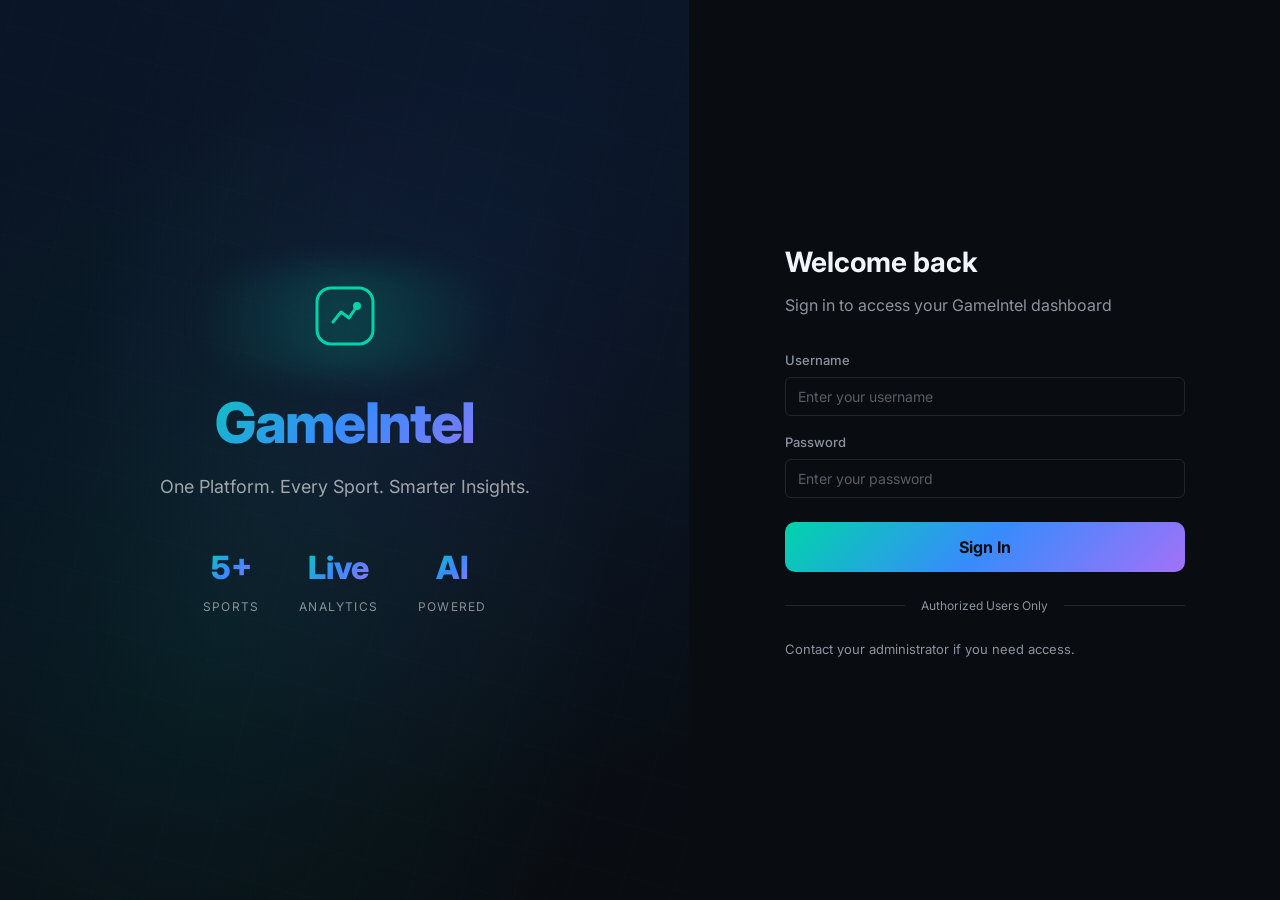
<file: index.html>
<!DOCTYPE html>
<html lang="en">
<head>
  <meta charset="UTF-8">
  <meta name="viewport" content="width=device-width,initial-scale=1">
  <title>GameIntel — Sign In</title>
  <link rel="preconnect" href="https://fonts.googleapis.com">
  <link href="https://fonts.googleapis.com/css2?family=Inter:wght@400;500;600;700;800&display=swap" rel="stylesheet">
  <link rel="stylesheet" href="css/style.css">
  <link rel="icon" href="data:image/svg+xml,<svg xmlns='http://www.w3.org/2000/svg' viewBox='0 0 100 100'><text y='.9em' font-size='90'>🎯</text></svg>">
</head>
<body class="login-page">

  <div class="login-container">
    <!-- Left panel - branding -->
    <div class="login-branding">
      <div class="login-branding-content">
        <div class="brand-logo">
          <div class="logo-glow"></div>
          <svg width="64" height="64" viewBox="0 0 64 64" fill="none">
            <rect x="4" y="4" width="56" height="56" rx="14" stroke="url(#brandGrad)" stroke-width="3"/>
            <path d="M20 38L28 28L36 34L44 22" stroke="url(#brandGrad)" stroke-width="3" stroke-linecap="round" stroke-linejoin="round"/>
            <circle cx="44" cy="22" r="4" fill="#00d4aa"/>
            <defs>
              <linearGradient id="brandGrad" x1="4" y1="4" x2="60" y2="60">
                <stop stop-color="#00d4aa"/><stop offset=".5" stop-color="#388bfd"/><stop offset="1" stop-color="#a371f7"/>
              </linearGradient>
            </defs>
          </svg>
        </div>
        <h1>GameIntel</h1>
        <p class="tagline">One Platform. Every Sport. Smarter Insights.</p>
        <div class="brand-stats">
          <div class="brand-stat">
            <span class="stat-number">5+</span>
            <span class="stat-label">Sports</span>
          </div>
          <div class="brand-stat">
            <span class="stat-number">Live</span>
            <span class="stat-label">Analytics</span>
          </div>
          <div class="brand-stat">
            <span class="stat-number">AI</span>
            <span class="stat-label">Powered</span>
          </div>
        </div>
      </div>
    </div>

    <!-- Right panel - login form -->
    <div class="login-form-panel">
      <div class="login-form-content">
        <h2>Welcome back</h2>
        <p class="text-muted">Sign in to access your GameIntel dashboard</p>

        <div id="loginError" class="login-error" style="display:none"></div>

        <form class="login-form" onsubmit="event.preventDefault(); signIn();">
          <div class="form-group">
            <label for="username">Username</label>
            <input type="text" id="username" placeholder="Enter your username" autocomplete="username" required>
          </div>
          <div class="form-group">
            <label for="password">Password</label>
            <input type="password" id="password" placeholder="Enter your password" autocomplete="current-password" required>
          </div>
          <button id="loginBtn" type="submit" class="btn btn-login">
            Sign In
          </button>
        </form>

        <div class="login-divider">
          <span>Authorized Users Only</span>
        </div>

        <p class="login-footer-text">
          Contact your administrator if you need access.
        </p>
      </div>
    </div>
  </div>

  <script src="js/users.js"></script>
  <script src="js/auth.js"></script>
</body>
</html>
</file>
<file: css/style.css>
/* ===== Reset & Base ===== */
*,*::before,*::after{box-sizing:border-box;margin:0;padding:0}
:root{
  --bg: #090c10;
  --bg-card: #0d1117;
  --bg-card-hover: #161b22;
  --border: #21262d;
  --text: #c9d1d9;
  --text-muted: #8b949e;
  --text-bright: #f0f6fc;
  --accent: #00d4aa;
  --accent-light: #3dffc0;
  --accent-dark: #00a884;
  --accent-blue: #388bfd;
  --accent-purple: #a371f7;
  --accent-orange: #f0883e;
  --accent-red: #f85149;
  --white: #ffffff;
  --success: #3fb950;
  --danger: #f85149;
  --radius: 16px;
  --radius-sm: 10px;
  --radius-xs: 6px;
  --shadow: 0 16px 48px rgba(0,0,0,.4);
  --shadow-sm: 0 4px 12px rgba(0,0,0,.25);
  --font: 'Inter', system-ui, -apple-system, sans-serif;
  --transition: 0.2s ease;
  --gradient-brand: linear-gradient(135deg, #00d4aa 0%, #388bfd 50%, #a371f7 100%);
}
html{scroll-behavior:smooth;font-size:16px}
body{
  font-family:var(--font);
  background:var(--bg);
  color:var(--text);
  line-height:1.6;
  -webkit-font-smoothing:antialiased;
  min-height:100vh;
}
a{color:var(--accent);text-decoration:none;transition:color var(--transition)}
a:hover{color:var(--accent-light)}
.container{width:100%;max-width:1200px;margin:0 auto;padding:0 1.5rem}
.text-muted{color:var(--text-muted)}

/* ===== Buttons ===== */
.btn{
  display:inline-flex;align-items:center;gap:.5rem;
  padding:.625rem 1.25rem;border-radius:var(--radius-sm);
  font-family:var(--font);font-size:.875rem;font-weight:600;
  border:none;cursor:pointer;transition:all var(--transition);
  text-decoration:none;line-height:1.4;
}
.btn-primary{
  background:var(--accent);color:#090c10;
}
.btn-primary:hover{background:var(--accent-light);color:#090c10}
.btn-secondary{
  background:var(--bg-card);color:var(--text);border:1px solid var(--border);
}
.btn-secondary:hover{background:var(--bg-card-hover);border-color:var(--text-muted)}
.btn-ghost{
  background:transparent;color:var(--text-muted);
}
.btn-ghost:hover{color:var(--text-bright);background:rgba(255,255,255,.05)}
.btn-lg{padding:.75rem 2rem;font-size:1rem}
.btn-gradient{
  background:var(--gradient-brand);color:#090c10;font-weight:700;
}
.btn-gradient:hover{opacity:.9}

/* Spinner */
.spinner{
  display:inline-block;width:18px;height:18px;
  border:2px solid rgba(0,0,0,.3);border-top-color:#090c10;
  border-radius:50%;animation:spin .6s linear infinite;
}
@keyframes spin{to{transform:rotate(360deg)}}

/* ===== LOGIN PAGE ===== */
.login-page{display:flex;align-items:stretch;min-height:100vh;background:var(--bg)}
.login-container{display:flex;width:100%;min-height:100vh}

.login-branding{
  flex:1.2;
  background:linear-gradient(160deg, #0a1628 0%, #091220 40%, #090c10 100%);
  display:flex;align-items:center;justify-content:center;
  padding:3rem;position:relative;overflow:hidden;
}
.login-branding::before{
  content:'';position:absolute;inset:0;
  background:
    radial-gradient(ellipse at 30% 70%, rgba(0,212,170,.08) 0%, transparent 60%),
    radial-gradient(ellipse at 70% 30%, rgba(56,139,253,.06) 0%, transparent 60%),
    radial-gradient(ellipse at 50% 50%, rgba(163,113,247,.04) 0%, transparent 60%);
}
.login-branding::after{
  content:'';position:absolute;top:-50%;left:-50%;width:200%;height:200%;
  background:repeating-linear-gradient(
    0deg, transparent, transparent 50px,
    rgba(0,212,170,.015) 50px, rgba(0,212,170,.015) 51px
  ),
  repeating-linear-gradient(
    90deg, transparent, transparent 50px,
    rgba(56,139,253,.015) 50px, rgba(56,139,253,.015) 51px
  );
  transform:rotate(15deg);
}
.login-branding-content{position:relative;z-index:1;text-align:center;color:var(--white)}
.brand-logo{margin:0 auto 1.5rem;position:relative}
.brand-logo .logo-glow{
  position:absolute;inset:-20px;
  background:radial-gradient(circle, rgba(0,212,170,.2) 0%, transparent 70%);
  border-radius:50%;filter:blur(15px);
}
.login-branding h1{
  font-size:3.5rem;font-weight:800;letter-spacing:-.03em;margin-bottom:.25rem;
  background:var(--gradient-brand);-webkit-background-clip:text;-webkit-text-fill-color:transparent;
  background-clip:text;
}
.login-branding .tagline{font-size:1.125rem;opacity:.6;margin-bottom:2.5rem;font-weight:400}
.brand-stats{display:flex;gap:2.5rem;justify-content:center}
.brand-stat{display:flex;flex-direction:column;align-items:center}
.stat-number{font-size:2rem;font-weight:800;background:var(--gradient-brand);-webkit-background-clip:text;-webkit-text-fill-color:transparent;background-clip:text}
.stat-label{font-size:.75rem;text-transform:uppercase;letter-spacing:.1em;opacity:.5;margin-top:.25rem}

.login-form-panel{
  flex:1;display:flex;align-items:center;justify-content:center;
  padding:3rem;background:var(--bg);
}
.login-form-content{width:100%;max-width:400px}
.login-form-content h2{font-size:1.75rem;font-weight:700;color:var(--text-bright);margin-bottom:.5rem}
.login-form-content>.text-muted{margin-bottom:2rem}
.login-error{
  background:rgba(248,81,73,.1);border:1px solid rgba(248,81,73,.3);
  color:#f85149;padding:.75rem 1rem;border-radius:var(--radius-sm);
  font-size:.875rem;margin-bottom:1rem;
}
.login-divider{
  display:flex;align-items:center;gap:1rem;margin:1.5rem 0;
  color:var(--text-muted);font-size:.75rem;
}
.login-divider::before,.login-divider::after{
  content:'';flex:1;height:1px;background:var(--border)
}
.login-footer-text{font-size:.8125rem;color:var(--text-muted);line-height:1.6}

/* Login form */
.login-form{display:flex;flex-direction:column;gap:1rem;margin-bottom:0}
.login-form .form-group{display:flex;flex-direction:column;gap:.375rem}
.login-form label{font-size:.8125rem;font-weight:500;color:var(--text-muted)}
.login-form input{
  padding:.75rem .875rem;
  background:var(--bg-card);
  border:1px solid var(--border);
  border-radius:var(--radius-sm);
  color:var(--text-bright);
  font-family:var(--font);
  font-size:.9375rem;
  transition:border-color var(--transition);
}
.login-form input:focus{
  outline:none;border-color:var(--accent);
  box-shadow:0 0 0 3px rgba(0,212,170,.15);
}
.login-form input::placeholder{color:var(--text-muted);opacity:.6}
.btn-login{
  width:100%;justify-content:center;
  padding:.875rem;font-size:1rem;margin-top:.5rem;
  background:var(--gradient-brand);color:#090c10;font-weight:700;
}
.btn-login:hover{opacity:.9}

/* ===== TOP BAR ===== */
.topbar{
  position:sticky;top:0;z-index:50;
  background:rgba(9,12,16,.92);backdrop-filter:blur(16px);
  border-bottom:1px solid var(--border);
  padding:0 1.5rem;height:64px;
  display:flex;align-items:center;justify-content:space-between;
}
.topbar-left{display:flex;align-items:center;gap:.75rem}
.topbar-brand{
  font-size:1.25rem;font-weight:800;letter-spacing:-.01em;
  background:var(--gradient-brand);-webkit-background-clip:text;-webkit-text-fill-color:transparent;
  background-clip:text;
}
.topbar-title{font-size:1.25rem;font-weight:800;color:var(--text-bright);letter-spacing:-.01em}
.topbar-nav{display:flex;gap:.25rem;margin-left:1.5rem}
.topbar-nav a{
  padding:.5rem .875rem;border-radius:var(--radius-xs);
  font-size:.8125rem;font-weight:500;color:var(--text-muted);
  transition:all var(--transition);
}
.topbar-nav a:hover{color:var(--text-bright);background:rgba(255,255,255,.05)}
.topbar-nav a.active{color:var(--accent);background:rgba(0,212,170,.08)}
.topbar-right{display:flex;align-items:center;gap:1rem}

.back-link{
  display:flex;align-items:center;color:var(--text-muted);
  transition:color var(--transition);
}
.back-link:hover{color:var(--text-bright)}

.user-info{display:flex;align-items:center;gap:.75rem}
.user-avatar{
  width:36px;height:36px;border-radius:50%;
  background:var(--gradient-brand);color:#090c10;
  display:flex;align-items:center;justify-content:center;
  font-weight:700;font-size:.875rem;
}
.user-details{display:flex;flex-direction:column}
.user-name{font-size:.875rem;font-weight:600;color:var(--text-bright)}
.user-email{font-size:.75rem;color:var(--text-muted)}

/* ===== HOMEPAGE ===== */
.homepage-main{padding:0}

/* Hero */
.hero{
  text-align:center;padding:5rem 1.5rem 3rem;
  position:relative;overflow:hidden;
}
.hero::before{
  content:'';position:absolute;top:0;left:50%;transform:translateX(-50%);
  width:800px;height:400px;
  background:radial-gradient(ellipse, rgba(0,212,170,.07) 0%, transparent 70%);
  pointer-events:none;
}
.hero-badge{
  display:inline-flex;align-items:center;gap:.5rem;
  padding:.375rem 1rem;border-radius:20px;
  background:rgba(0,212,170,.08);border:1px solid rgba(0,212,170,.2);
  color:var(--accent);font-size:.8125rem;font-weight:500;
  margin-bottom:1.5rem;
}
.hero h1{
  font-size:3.25rem;font-weight:800;letter-spacing:-.03em;
  color:var(--text-bright);margin-bottom:1rem;
  max-width:700px;margin-left:auto;margin-right:auto;
  line-height:1.1;
}
.hero h1 .gradient-text{
  background:var(--gradient-brand);-webkit-background-clip:text;-webkit-text-fill-color:transparent;
  background-clip:text;
}
.hero p{
  font-size:1.125rem;color:var(--text-muted);max-width:560px;
  margin:0 auto 2.5rem;line-height:1.7;
}
.hero-actions{display:flex;gap:1rem;justify-content:center}

/* Sport Grid */
.sports-section{padding:3rem 0 4rem}
.section-header{text-align:center;margin-bottom:2.5rem}
.section-header h2{font-size:1.75rem;font-weight:700;color:var(--text-bright);margin-bottom:.5rem}
.section-header p{color:var(--text-muted);font-size:1rem}

.sports-grid{
  display:grid;
  grid-template-columns:repeat(auto-fit, minmax(200px, 1fr));
  gap:1.25rem;
}
.sport-card{
  position:relative;
  background:var(--bg-card);
  border:1px solid var(--border);
  border-radius:var(--radius);
  padding:2rem 1.5rem;
  text-align:center;
  transition:all .25s ease;
  cursor:pointer;
  overflow:hidden;
}
.sport-card:hover{
  border-color:var(--accent);
  transform:translateY(-4px);
  box-shadow:0 12px 40px rgba(0,212,170,.08);
}
.sport-card.coming-soon{opacity:.5;cursor:default;pointer-events:none}
.sport-card.coming-soon:hover{transform:none;border-color:var(--border);box-shadow:none}
.sport-card .sport-icon{font-size:2.5rem;margin-bottom:.75rem}
.sport-card h3{font-size:1.125rem;font-weight:700;color:var(--text-bright);margin-bottom:.25rem}
.sport-card p{font-size:.8125rem;color:var(--text-muted)}
.sport-card .badge-soon{
  position:absolute;top:.75rem;right:.75rem;
  padding:.125rem .5rem;border-radius:10px;
  background:rgba(240,136,62,.15);border:1px solid rgba(240,136,62,.25);
  color:var(--accent-orange);font-size:.6875rem;font-weight:600;
  text-transform:uppercase;letter-spacing:.05em;
}
.sport-card.active-sport{border-color:var(--accent);background:rgba(0,212,170,.03)}
.sport-card.active-sport::after{
  content:'';position:absolute;bottom:0;left:0;right:0;height:3px;
  background:var(--gradient-brand);
}

/* Features */
.features-section{
  padding:4rem 0;
  border-top:1px solid var(--border);
}
.features-grid{
  display:grid;
  grid-template-columns:repeat(3, 1fr);
  gap:2rem;
}
.feature-card{
  background:var(--bg-card);border:1px solid var(--border);
  border-radius:var(--radius);padding:2rem;
  transition:border-color var(--transition);
}
.feature-card:hover{border-color:var(--accent)}
.feature-icon{
  width:48px;height:48px;border-radius:var(--radius-sm);
  display:flex;align-items:center;justify-content:center;
  margin-bottom:1rem;font-size:1.25rem;
}
.feature-icon.green{background:rgba(0,212,170,.1);color:var(--accent)}
.feature-icon.blue{background:rgba(56,139,253,.1);color:var(--accent-blue)}
.feature-icon.purple{background:rgba(163,113,247,.1);color:var(--accent-purple)}
.feature-card h3{font-size:1rem;font-weight:600;color:var(--text-bright);margin-bottom:.5rem}
.feature-card p{font-size:.875rem;color:var(--text-muted);line-height:1.6}

/* Dashboard Preview */
.preview-section{
  padding:4rem 0;
  border-top:1px solid var(--border);
}
.preview-frame{
  background:var(--bg-card);border:1px solid var(--border);
  border-radius:var(--radius);overflow:hidden;
  aspect-ratio:16/9;display:flex;align-items:center;justify-content:center;
  position:relative;
}
.preview-frame img{width:100%;height:100%;object-fit:cover}
.preview-placeholder{
  display:flex;flex-direction:column;align-items:center;gap:1rem;
  color:var(--text-muted);
}
.preview-placeholder svg{opacity:.3}

/* Footer */
.site-footer{
  border-top:1px solid var(--border);
  padding:2rem 0;text-align:center;
  color:var(--text-muted);font-size:.8125rem;
}

/* ===== AI PROMPT BAR ===== */
.prompt-card{
  background:var(--bg-card);border:1px solid var(--border);
  border-radius:var(--radius);padding:1.5rem 2rem;margin-bottom:1.5rem;
  position:relative;overflow:hidden;
}
.prompt-card::before{
  content:'';position:absolute;top:0;left:0;right:0;height:2px;
  background:var(--gradient-brand);
}
.prompt-header{display:flex;align-items:center;gap:.75rem;margin-bottom:1rem}
.prompt-icon{
  width:40px;height:40px;border-radius:var(--radius-sm);
  background:rgba(0,212,170,.1);
  display:flex;align-items:center;justify-content:center;font-size:1.25rem;
  flex-shrink:0;
}
.prompt-header h3{font-size:1rem;font-weight:600;color:var(--text-bright);margin-bottom:.125rem}
.prompt-header p{font-size:.8125rem;margin:0}
.prompt-form{margin-bottom:.75rem}
.prompt-input-wrap{
  display:flex;gap:.5rem;
}
.prompt-input-wrap input{
  flex:1;
  padding:.75rem 1rem;
  background:var(--bg);
  border:1px solid var(--border);
  border-radius:var(--radius-sm);
  color:var(--text-bright);
  font-family:var(--font);
  font-size:.9375rem;
  transition:border-color var(--transition);
}
.prompt-input-wrap input:focus{
  outline:none;border-color:var(--accent);
  box-shadow:0 0 0 3px rgba(0,212,170,.15);
}
.prompt-input-wrap input::placeholder{color:var(--text-muted);opacity:.6}
.prompt-submit{
  padding:.75rem 1.25rem;white-space:nowrap;
}
.prompt-examples{display:flex;align-items:center;gap:.5rem;flex-wrap:wrap}
.prompt-example-chip{
  padding:.25rem .625rem;
  background:rgba(0,212,170,.06);border:1px solid rgba(0,212,170,.15);
  border-radius:14px;color:var(--accent);
  font-family:var(--font);font-size:.75rem;font-weight:500;
  cursor:pointer;transition:all var(--transition);
}
.prompt-example-chip:hover{background:rgba(0,212,170,.12);border-color:rgba(0,212,170,.3)}
.prompt-result{
  padding:.75rem 1rem;border-radius:var(--radius-sm);
  font-size:.875rem;margin-bottom:.75rem;
  display:flex;align-items:center;flex-wrap:wrap;gap:.5rem;
}
.prompt-result.loading{
  background:rgba(56,139,253,.08);border:1px solid rgba(56,139,253,.2);color:var(--accent-blue);
}
.prompt-result.success{
  background:rgba(0,212,170,.08);border:1px solid rgba(0,212,170,.2);color:var(--accent);
}
.prompt-result.error{
  background:rgba(248,81,73,.08);border:1px solid rgba(248,81,73,.2);color:var(--accent-red);
}
.prompt-spinner{
  display:inline-block;width:14px;height:14px;
  border:2px solid rgba(56,139,253,.3);border-top-color:var(--accent-blue);
  border-radius:50%;animation:spin .6s linear infinite;
}
.prompt-match-chip{
  display:inline-flex;padding:.125rem .5rem;
  background:rgba(0,212,170,.12);border-radius:10px;
  font-size:.8125rem;font-weight:500;
}
.btn-sm{padding:.375rem .875rem;font-size:.8125rem}
.section-divider{
  display:flex;align-items:center;gap:1rem;margin:1.5rem 0;
  color:var(--text-muted);font-size:.75rem;text-transform:uppercase;letter-spacing:.05em;
}
.section-divider::before,.section-divider::after{
  content:'';flex:1;height:1px;background:var(--border);
}

/* Report page inline prompt bar */
.report-prompt-bar{
  background:var(--bg-card);border-bottom:1px solid var(--border);
  padding:.625rem 0;
}
.prompt-form-inline{display:flex;align-items:center;gap:.5rem}
.prompt-icon-sm{
  width:32px;height:32px;border-radius:var(--radius-xs);
  background:rgba(0,212,170,.1);
  display:flex;align-items:center;justify-content:center;font-size:.875rem;
  flex-shrink:0;
}
.prompt-form-inline input{
  flex:1;
  padding:.5rem .75rem;
  background:var(--bg);
  border:1px solid var(--border);
  border-radius:var(--radius-xs);
  color:var(--text-bright);
  font-family:var(--font);
  font-size:.8125rem;
  transition:border-color var(--transition);
}
.prompt-form-inline input:focus{
  outline:none;border-color:var(--accent);
  box-shadow:0 0 0 3px rgba(0,212,170,.15);
}
.prompt-form-inline input::placeholder{color:var(--text-muted);opacity:.6}
.prompt-result-inline{
  padding:.5rem .75rem;border-radius:var(--radius-xs);
  font-size:.8125rem;margin-top:.5rem;
  display:flex;align-items:center;flex-wrap:wrap;gap:.375rem;
}
.prompt-result-inline.loading{
  background:rgba(56,139,253,.08);border:1px solid rgba(56,139,253,.2);color:var(--accent-blue);
}
.prompt-result-inline.success{
  background:rgba(0,212,170,.08);border:1px solid rgba(0,212,170,.2);color:var(--accent);
}
.prompt-result-inline.error{
  background:rgba(248,81,73,.08);border:1px solid rgba(248,81,73,.2);color:var(--accent-red);
}

/* ===== DASHBOARD (FILTER) PAGE ===== */
.dashboard-main{padding:2rem 0 4rem}
.dashboard-header{margin-bottom:2rem}
.dashboard-header h2{font-size:1.75rem;font-weight:700;color:var(--text-bright);margin-bottom:.25rem}

/* Filter Card */
.filter-card{
  background:var(--bg-card);
  border:1px solid var(--border);
  border-radius:var(--radius);
  padding:2rem;
  display:grid;
  grid-template-columns:1fr 1fr;
  gap:2rem;
}
.filter-section{display:flex;flex-direction:column;gap:.75rem}
.filter-section:first-child{grid-column:1 / -1}
.filter-title{
  display:flex;align-items:center;gap:.5rem;
  font-size:.9375rem;font-weight:600;color:var(--text-bright);
}
.filter-title svg{color:var(--accent);flex-shrink:0}

/* Form elements */
.form-group{display:flex;flex-direction:column;gap:.375rem}
.form-group label{font-size:.8125rem;font-weight:500;color:var(--text-muted)}
.form-group input,
.form-group select{
  padding:.625rem .75rem;
  background:var(--bg);
  border:1px solid var(--border);
  border-radius:var(--radius-xs);
  color:var(--text-bright);
  font-family:var(--font);
  font-size:.875rem;
  transition:border-color var(--transition);
}
.form-group input:focus,
.form-group select:focus{
  outline:none;border-color:var(--accent);
  box-shadow:0 0 0 3px rgba(0,212,170,.15);
}
.form-group select{
  appearance:none;
  background-image:url("data:image/svg+xml,%3Csvg width='12' height='8' viewBox='0 0 12 8' fill='none' xmlns='http://www.w3.org/2000/svg'%3E%3Cpath d='M1 1.5L6 6.5L11 1.5' stroke='%238b949e' stroke-width='1.5' stroke-linecap='round' stroke-linejoin='round'/%3E%3C/svg%3E");
  background-repeat:no-repeat;
  background-position:right .75rem center;
  padding-right:2rem;
}
.date-inputs{display:flex;gap:1rem}
.date-inputs .form-group{flex:1}

/* Quick date chips */
.quick-dates{display:flex;flex-wrap:wrap;gap:.5rem}
.chip{
  padding:.375rem .875rem;
  background:var(--bg);
  border:1px solid var(--border);
  border-radius:20px;
  color:var(--text-muted);
  font-family:var(--font);
  font-size:.8125rem;font-weight:500;
  cursor:pointer;
  transition:all var(--transition);
}
.chip:hover{border-color:var(--accent);color:var(--accent)}
.chip.active{
  background:var(--accent);border-color:var(--accent);
  color:#090c10;
}

/* Actions */
.filter-actions{
  display:flex;gap:1rem;margin-top:2rem;
  justify-content:flex-start;
}

/* ===== REPORT PAGE ===== */
.filters-bar{
  background:var(--bg-card);
  border-bottom:1px solid var(--border);
  padding:.75rem 0;
}
.filters-bar .container{display:flex;align-items:center;gap:.75rem}
.filters-bar-label{
  font-size:.8125rem;font-weight:600;color:var(--text-muted);
  white-space:nowrap;
}
.filter-chips{display:flex;flex-wrap:wrap;gap:.5rem}
.filter-chip{
  display:inline-flex;align-items:center;
  padding:.25rem .75rem;
  background:rgba(0,212,170,.08);
  border:1px solid rgba(0,212,170,.2);
  border-radius:20px;
  font-size:.8125rem;color:var(--accent);
}

.report-main{
  flex:1;display:flex;flex-direction:column;
  position:relative;
  height:calc(100vh - 64px - 53px - 57px);
}
.report-loading{
  position:absolute;inset:0;
  display:flex;flex-direction:column;
  align-items:center;justify-content:center;
  gap:1rem;color:var(--text-muted);z-index:5;
}
.loading-spinner{
  width:40px;height:40px;
  border:3px solid var(--border);
  border-top-color:var(--accent);
  border-radius:50%;
  animation:spin .8s linear infinite;
}
.report-embed{
  width:100%;height:100%;
}
.report-embed iframe{border:none;width:100%;height:100%}

.embed-error{
  display:flex;flex-direction:column;align-items:center;gap:1rem;
  text-align:center;max-width:400px;
}
.embed-error p{color:var(--text-muted);font-size:.9375rem}

/* ===== RESPONSIVE ===== */
@media(max-width:768px){
  .login-container{flex-direction:column}
  .login-branding{padding:2rem;min-height:auto}
  .login-branding h1{font-size:2.25rem}
  .brand-stats{gap:1.5rem}
  .stat-number{font-size:1.5rem}
  .login-form-panel{padding:2rem}

  .topbar{padding:0 1rem;gap:.5rem}
  .topbar-brand{font-size:1rem}
  .topbar-nav{display:none}
  .user-details{display:none}

  .hero h1{font-size:2.25rem}
  .hero-actions{flex-direction:column;align-items:center}

  .sports-grid{grid-template-columns:repeat(2, 1fr)}
  .features-grid{grid-template-columns:1fr}

  .filter-card{grid-template-columns:1fr;gap:1.5rem}
  .date-inputs{flex-direction:column}

  .filter-actions{flex-direction:column}
  .btn-lg{width:100%;justify-content:center}

  .topbar-right .btn-secondary{display:none}
}

@media(max-width:480px){
  .login-branding{display:none}
  .brand-stats{flex-wrap:wrap;gap:1rem}
  .sports-grid{grid-template-columns:1fr}
  .quick-dates{gap:.375rem}
  .chip{font-size:.75rem;padding:.25rem .625rem}
}
</file>
